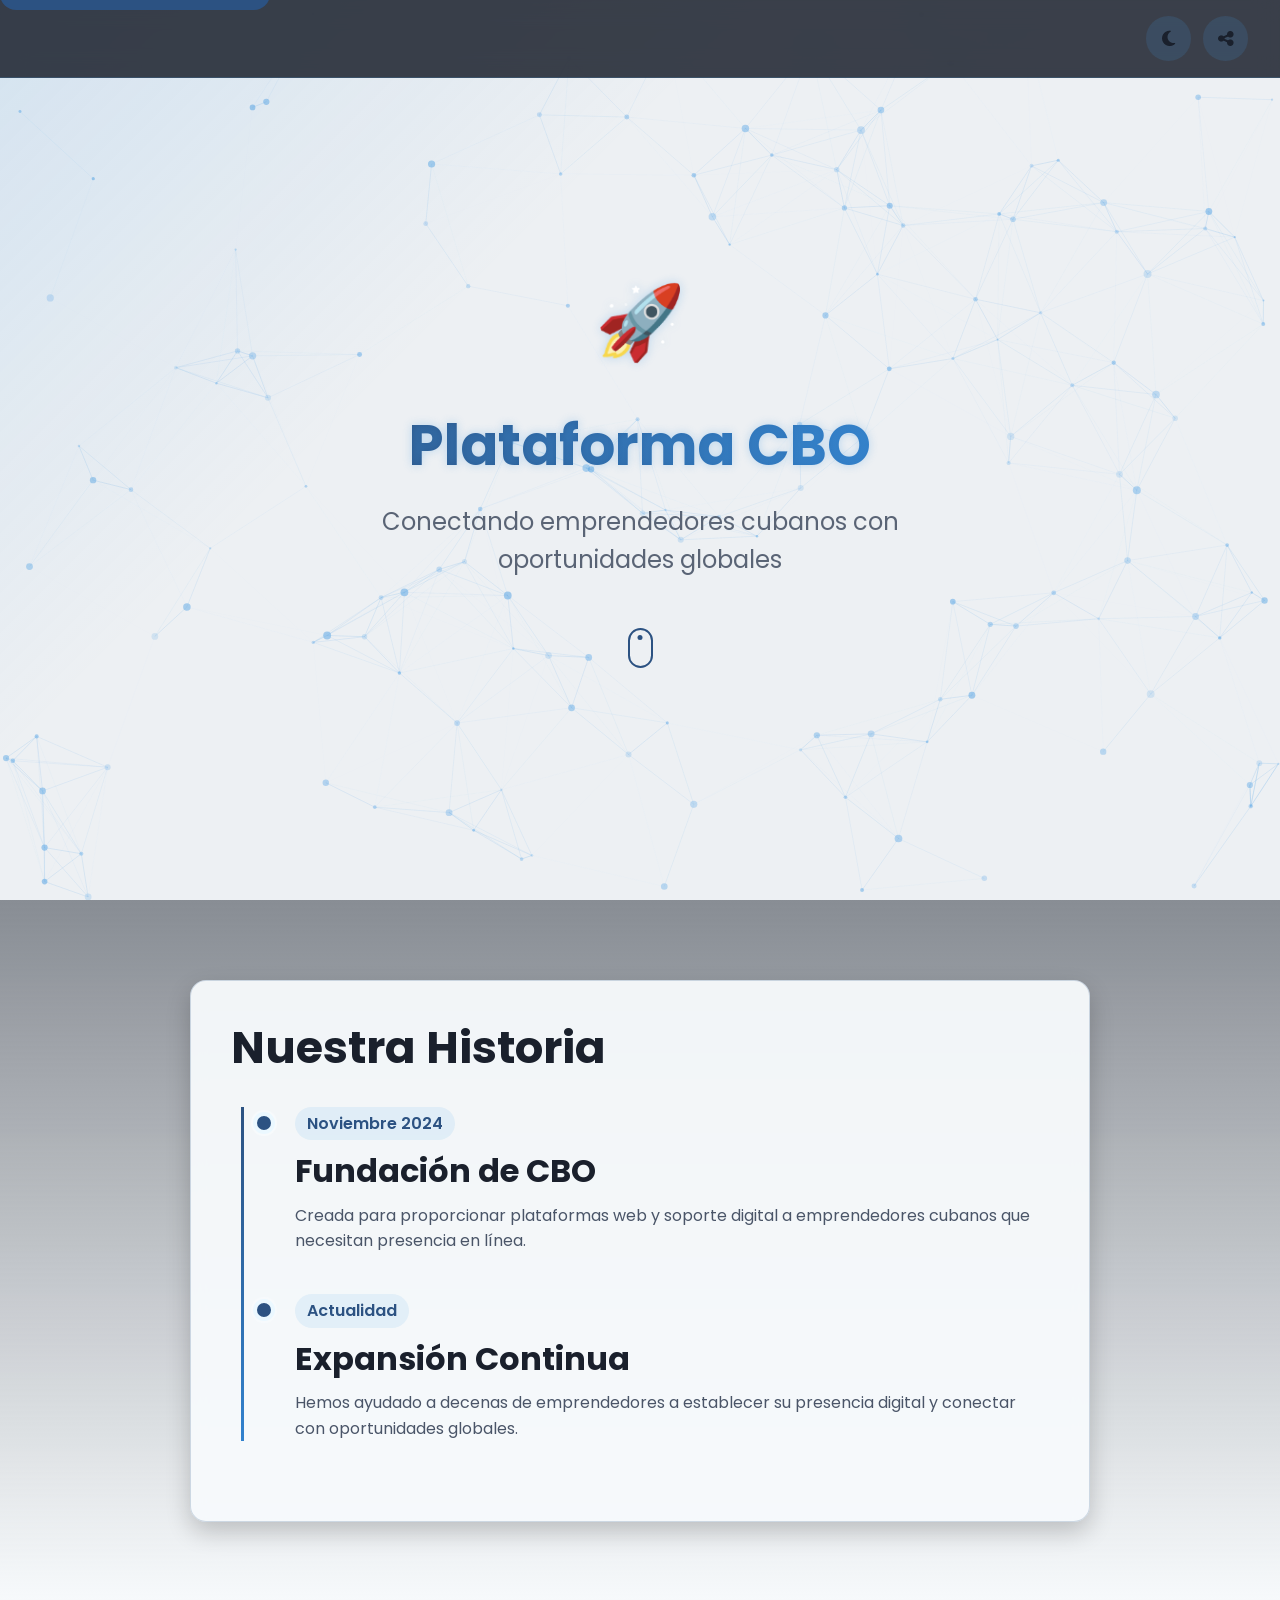
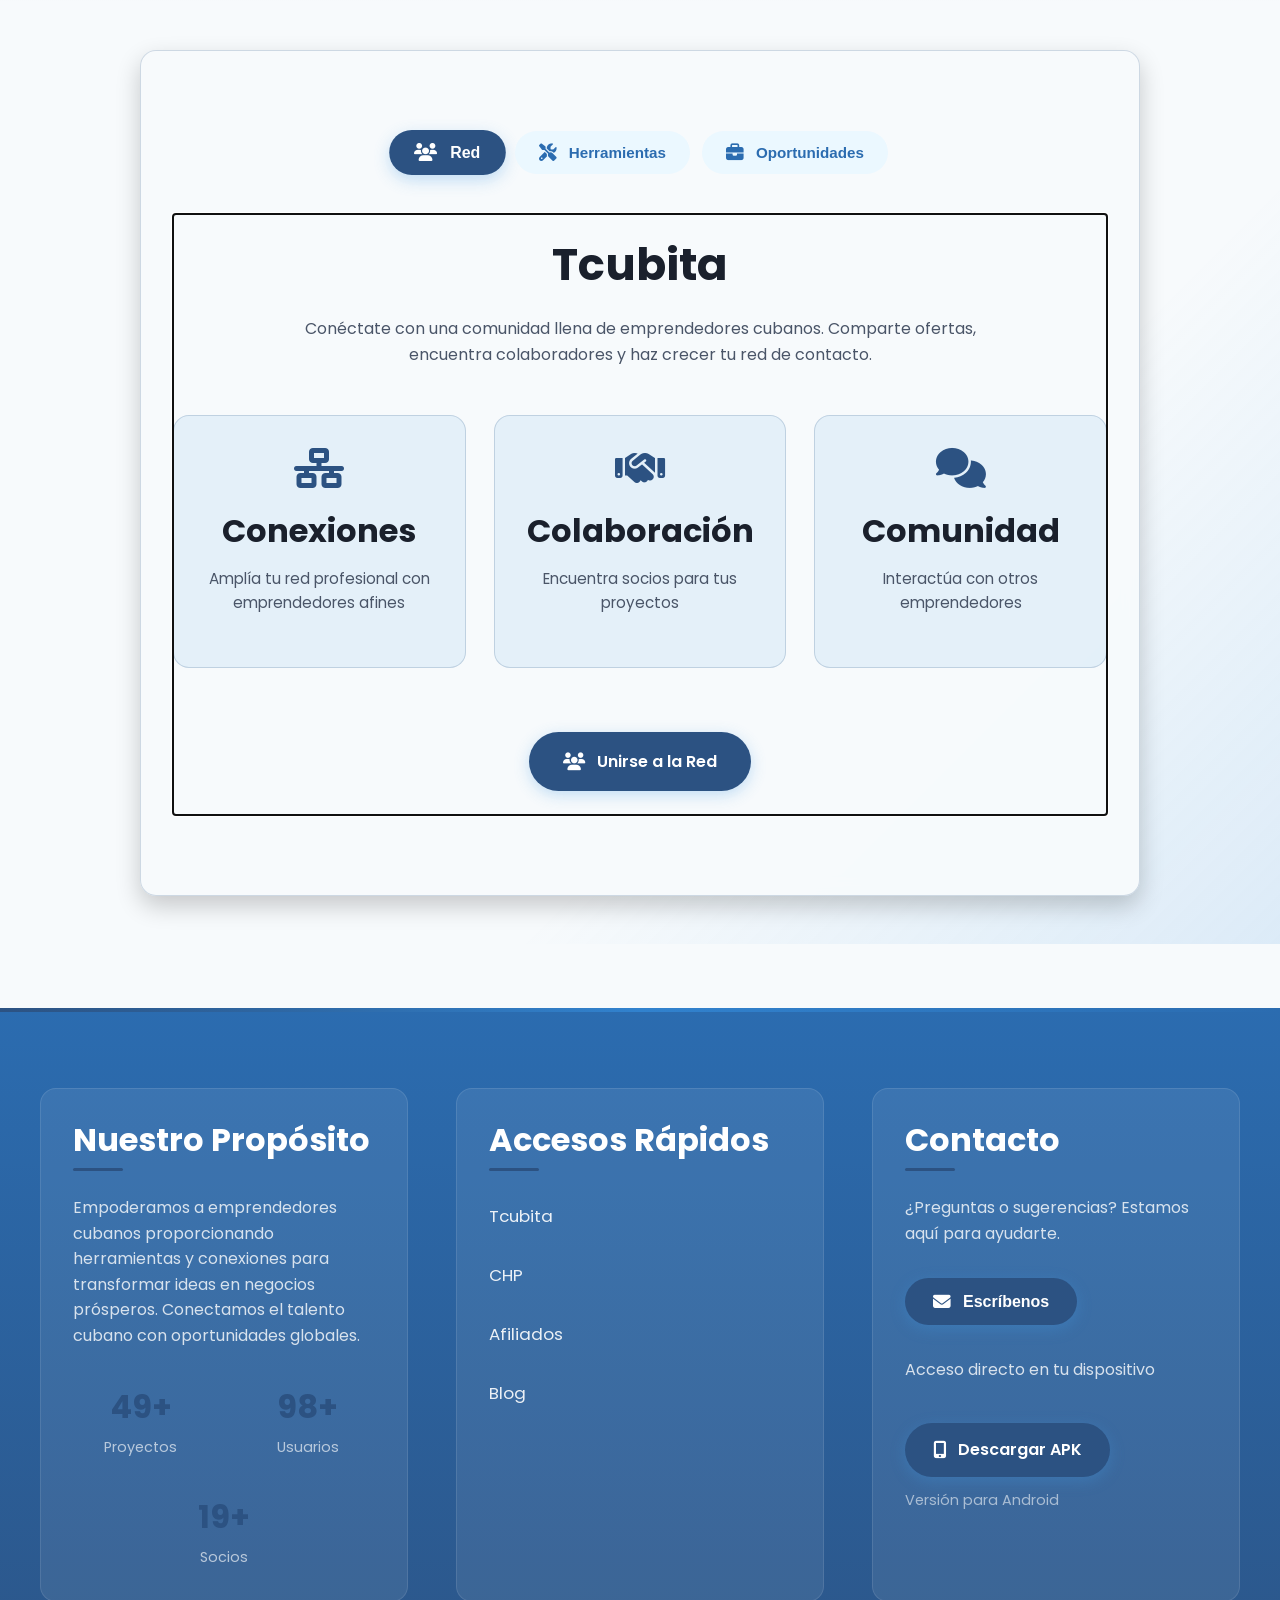
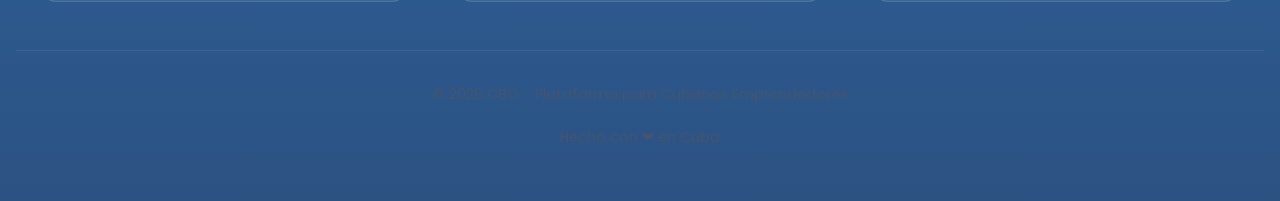
<file: index.html>
<!DOCTYPE html>
<html lang="es" dir="ltr">
<head>
    <meta charset="UTF-8">
    <meta name="viewport" content="width=device-width, initial-scale=1.0, minimum-scale=1.0, maximum-scale=5.0">
    <meta name="description" content="Plataforma CBO para emprendedores cubanos - Conexiones, recursos y oportunidades de negocio.">
    <meta name="author" content="Marcos Volta, CBO Team">
    <meta name="theme-color" content="#1a365d">
    <meta name="color-scheme" content="dark light">
    
    <title>CBO - Plataforma para Cubanos Emprendedores | Conexiones Globales</title>
    
    <!-- Preload recursos críticos -->
    <link rel="preload" href="https://cdnjs.cloudflare.com/ajax/libs/font-awesome/6.4.0/css/all.min.css" as="style" crossorigin="anonymous">
    <link rel="preload" href="https://fonts.googleapis.com/css2?family=Poppins:wght@300;400;500;600;700&display=swap" as="style" crossorigin="anonymous">
    
    <!-- Estilos -->
    <link rel="stylesheet" href="https://cdnjs.cloudflare.com/ajax/libs/font-awesome/6.4.0/css/all.min.css" integrity="sha512-iecdLmaskl7CVkqkXNQ/ZH/XLlvWZOJyj7Yy7tcenmpD1ypASozpmT/E0iPtmFIB46ZmdtAc9eNBvH0H/ZpiBw==" crossorigin="anonymous" referrerpolicy="no-referrer" />
    <link href="https://fonts.googleapis.com/css2?family=Poppins:wght@300;400;500;600;700&display=swap" rel="stylesheet">
    
    <!-- Favicon SVG embebido -->
    <link rel="icon" href="data:image/svg+xml,<svg xmlns='http://www.w3.org/2000/svg' viewBox='0 0 100 100'><text y='.9em' font-size='90'>🚀</text></svg>">
    
    <!-- Manifest PWA -->
    <link rel="manifest" href="/manifest.webmanifest">
    <meta name="apple-mobile-web-app-capable" content="yes">
    <meta name="apple-mobile-web-app-status-bar-style" content="black-translucent">
    <meta name="apple-mobile-web-app-title" content="CBO">
    <link rel="apple-touch-icon" href="/icons/icon-192x192.png">
    
    <!-- Global site tag (gtag.js) - Google Analytics mejorado -->
    <script async src="https://www.googletagmanager.com/gtag/js?id=G-XXXXXXXXXX"></script>
    <script>
      window.dataLayer = window.dataLayer || [];
      function gtag(){dataLayer.push(arguments);}
      gtag('js', new Date());
      
      // Configuración mejorada de GA
      gtag('config', 'G-XXXXXXXXXX', {
        'anonymize_ip': true,
        'cookie_flags': 'SameSite=None;Secure',
        'cookie_domain': 'auto',
        'cookie_expires': 63072000, // 2 años en segundos
        'send_page_view': false // Lo controlamos manualmente
      });
    </script>
    
    <!-- Schema.org markup for Google -->
    <script type="application/ld+json">
    {
      "@context": "https://schema.org",
      "@type": "Organization",
      "name": "CBO - Plataforma para Cubanos Emprendedores",
      "url": "https://cubabazaronline.github.io/CBO/",
      "logo": "https://cubabazaronline.github.io/CBO/icons/icon-512x512.png",
      "description": "Plataforma para conectar emprendedores cubanos con oportunidades globales",
      "address": {
        "@type": "PostalAddress",
        "addressCountry": "CU"
      },
      "sameAs": [
        "https://facebook.com/cubabazaronline",
        "https://twitter.com/cubabazaronline"
      ]
    }
    </script>
    
    <style>
    :root {
      --primary: #1a365d;
      --primary-dark: #0f172a;
      --primary-light: #2c5282;
      --secondary: #2c5282;
      --secondary-light: #ebf8ff;
      --accent: #4299e1;
      --accent-light: #63b3ed;
      --accent-dark: #3182ce;
      --text: #f7fafc;
      --text-muted: #cbd5e0;
      --bg: #1a202c;
      --bg-light: #2d3748;
      --card-bg: rgba(26, 32, 44, 0.9);
      --card-border: rgba(66, 153, 225, 0.3);
      --glow: 0 0 15px rgba(66, 153, 225, 0.5);
      --transition: all 0.3s cubic-bezier(0.4, 0, 0.2, 1);
      --border-radius: 16px;
      --shadow-sm: 0 1px 3px rgba(0, 0, 0, 0.12);
      --shadow-md: 0 4px 6px rgba(0, 0, 0, 0.15);
      --shadow-lg: 0 10px 25px rgba(0, 0, 0, 0.2);
      --focus-ring: 0 0 0 3px rgba(66, 153, 225, 0.5);
    }

    [data-theme="light"] {
      --primary: #2b6cb0;
      --primary-dark: #2c5282;
      --primary-light: #4299e1;
      --secondary: #ebf8ff;
      --secondary-light: #ffffff;
      --accent: #2c5282;
      --accent-light: #3182ce;
      --accent-dark: #2b6cb0;
      --text: #1a202c;
      --text-muted: #4a5568;
      --bg: #f7fafc;
      --bg-light: #e2e8f0;
      --card-bg: rgba(247, 250, 252, 0.95);
      --card-border: rgba(44, 82, 130, 0.2);
      --glow: 0 0 10px rgba(66, 153, 225, 0.3);
    }

    /* Clases de accesibilidad mejoradas */
    .sr-only {
      position: absolute;
      width: 1px;
      height: 1px;
      padding: 0;
      margin: -1px;
      overflow: hidden;
      clip: rect(0, 0, 0, 0);
      white-space: nowrap;
      border: 0;
    }

    .skip-link {
      position: absolute;
      top: -40px;
      left: 0;
      background: var(--accent);
      color: white;
      padding: 0.75rem 1.5rem;
      border-radius: 0 0 var(--border-radius) var(--border-radius);
      z-index: 1000;
      transition: transform 0.3s ease;
    }

    .skip-link:focus {
      transform: translateY(40px);
      outline: none;
      box-shadow: var(--focus-ring);
    }

    /* Reset mejorado */
    *,
    *::before,
    *::after {
      margin: 0;
      padding: 0;
      box-sizing: border-box;
    }

    html {
      scroll-behavior: smooth;
      height: 100%;
      -webkit-text-size-adjust: 100%;
      -webkit-tap-highlight-color: transparent;
    }

    body {
      font-family: 'Poppins', system-ui, -apple-system, sans-serif;
      background-color: var(--bg);
      color: var(--text);
      min-height: 100vh;
      overflow-x: hidden;
      position: relative;
      line-height: 1.6;
      display: flex;
      flex-direction: column;
      text-rendering: optimizeLegibility;
      -webkit-font-smoothing: antialiased;
    }

    /* Mejoras de tipografía */
    h1, h2, h3, h4 {
      font-weight: 700;
      line-height: 1.2;
      margin-bottom: 1rem;
      color: var(--text);
    }

    h1 {
      font-size: clamp(2.5rem, 5vw, 3.5rem);
    }

    h2 {
      font-size: clamp(2rem, 4vw, 2.8rem);
    }

    h3 {
      font-size: clamp(1.5rem, 3vw, 2rem);
    }

    p {
      margin-bottom: 1.25rem;
      color: var(--text-muted);
    }

    a {
      color: var(--accent);
      text-decoration: none;
      transition: var(--transition);
    }

    a:hover, a:focus {
      color: var(--accent-light);
      text-decoration: underline;
      outline: none;
    }

    /* Efecto holográfico mejorado */
    .holographic-effect {
      position: relative;
      z-index: 1;
      flex: 1;
    }

    .holographic-effect::before {
      content: '';
      position: absolute;
      top: 0;
      left: 0;
      right: 0;
      bottom: 0;
      background: linear-gradient(
        135deg,
        rgba(66, 153, 225, 0.15) 0%,
        rgba(26, 32, 44, 0) 20%,
        rgba(26, 32, 44, 0) 80%,
        rgba(66, 153, 225, 0.15) 100%
      );
      pointer-events: none;
      z-index: -1;
    }

    /* Canvas de partículas mejorado */
    #particlesCanvas {
      position: fixed;
      top: 0;
      left: 0;
      width: 100%;
      height: 100%;
      z-index: -1;
      opacity: 0.8;
    }

    /* Barra de navegación mejorada */
    .nav-bar {
      display: flex;
      justify-content: flex-end;
      align-items: center;
      padding: 1rem;
      position: fixed;
      top: 0;
      left: 0;
      right: 0;
      z-index: 1000;
      background-color: rgba(26, 32, 44, 0.85);
      backdrop-filter: blur(12px);
      -webkit-backdrop-filter: blur(12px);
      gap: 0.75rem;
      border-bottom: 1px solid rgba(66, 153, 225, 0.2);
    }

    .install-btn, .theme-toggle, .share-btn {
      background: none;
      border: none;
      color: var(--text);
      font-size: 1.1rem;
      width: 2.8rem;
      height: 2.8rem;
      border-radius: 50%;
      display: flex;
      align-items: center;
      justify-content: center;
      cursor: pointer;
      transition: var(--transition);
      background-color: rgba(66, 153, 225, 0.15);
    }

    .install-btn {
      display: none;
      width: auto;
      padding: 0 1.25rem;
      border-radius: 50px;
      margin-right: auto;
      font-weight: 500;
    }

    .install-btn .btn-text {
      display: none;
      margin-left: 0.5rem;
      font-size: 0.95rem;
    }

    .install-btn:hover, .theme-toggle:hover, .share-btn:hover,
    .install-btn:focus-visible, .theme-toggle:focus-visible, .share-btn:focus-visible {
      background-color: var(--accent);
      transform: translateY(-2px);
      box-shadow: var(--shadow-sm);
      outline: none;
    }

    /* Hero Section mejorada */
    .hero-section {
      min-height: 100vh;
      min-height: 100dvh;
      display: flex;
      align-items: center;
      justify-content: center;
      text-align: center;
      padding: 6rem 1rem 4rem;
      position: relative;
    }

    .hero-content {
      max-width: 800px;
      margin: 0 auto;
      padding: 1rem;
    }

    .logo-container {
      margin-bottom: 2rem;
    }

    .logo-3d {
      font-size: 4.5rem;
      display: inline-block;
      animation: float 4s ease-in-out infinite;
      text-shadow: var(--glow);
      transform-style: preserve-3d;
      perspective: 1000px;
      will-change: transform;
    }

    @keyframes float {
      0%, 100% { transform: translateY(0) rotateY(0deg) scale(1); }
      50% { transform: translateY(-20px) rotateY(10deg) scale(1.05); }
    }

    .hero-title {
      font-size: clamp(2.5rem, 5vw, 3.5rem);
      margin-bottom: 1.5rem;
      background: linear-gradient(90deg, var(--accent), var(--accent-light));
      -webkit-background-clip: text;
      background-clip: text;
      color: transparent;
      text-shadow: var(--glow);
    }

    .hero-subtitle {
      font-size: clamp(1.1rem, 3vw, 1.5rem);
      margin-bottom: 3rem;
      opacity: 0.9;
      max-width: 600px;
      margin-left: auto;
      margin-right: auto;
      color: var(--text-muted);
    }

    .scroll-indicator {
      margin-top: 3rem;
    }

    .mouse {
      width: 25px;
      height: 40px;
      border: 2px solid var(--accent);
      border-radius: 15px;
      position: relative;
      margin: 0 auto;
    }

    .mouse::after {
      content: '';
      position: absolute;
      top: 5px;
      left: 50%;
      transform: translateX(-50%);
      width: 5px;
      height: 5px;
      background-color: var(--accent);
      border-radius: 50%;
      animation: scroll 1.75s infinite ease-in-out;
    }

    @keyframes scroll {
      0% { top: 5px; opacity: 1; }
      80% { opacity: 0.5; }
      100% { top: 25px; opacity: 0; }
    }

    /* About Section mejorada */
    .about-section {
      padding: 4rem 1rem;
      background: linear-gradient(to bottom, rgba(26, 32, 44, 0.5), var(--bg));
      position: relative;
    }

    .about-card {
      background-color: var(--card-bg);
      border-radius: var(--border-radius);
      padding: 2.5rem;
      max-width: 900px;
      margin: 0 auto;
      box-shadow: var(--shadow-lg);
      backdrop-filter: blur(8px);
      -webkit-backdrop-filter: blur(8px);
      border: 1px solid var(--card-border);
      transition: var(--transition);
    }

    .about-card:hover {
      transform: translateY(-5px);
      box-shadow: 0 15px 30px rgba(0, 0, 0, 0.3);
    }

    .timeline {
      position: relative;
      padding-left: 2rem;
      margin-top: 2rem;
    }

    .timeline::before {
      content: '';
      position: absolute;
      top: 0;
      left: 10px;
      height: 100%;
      width: 3px;
      background: linear-gradient(to bottom, var(--accent), var(--accent-light));
    }

    .timeline-item {
      position: relative;
      margin-bottom: 2.5rem;
      padding-left: 2rem;
    }

    .timeline-item::before {
      content: '';
      position: absolute;
      top: 5px;
      left: -10px;
      width: 22px;
      height: 22px;
      border-radius: 50%;
      background: var(--accent);
      border: 4px solid var(--secondary);
      box-shadow: 0 0 0 2px var(--bg);
    }

    .timeline-date {
      font-weight: 600;
      color: var(--accent);
      margin-bottom: 0.75rem;
      display: inline-block;
      background: rgba(66, 153, 225, 0.1);
      padding: 0.25rem 0.75rem;
      border-radius: 50px;
    }

    .timeline-content h3 {
      margin-bottom: 0.75rem;
      color: var(--text);
    }

    .timeline-content p {
      color: var(--text-muted);
    }

    /* Tabs Section mejorada */
    .tabs-container {
      background-color: var(--card-bg);
      border-radius: var(--border-radius);
      padding: 2.5rem 1.5rem;
      box-shadow: var(--shadow-lg);
      backdrop-filter: blur(8px);
      -webkit-backdrop-filter: blur(8px);
      border: 1px solid var(--card-border);
      margin: 3rem auto;
      max-width: 1000px;
      transition: var(--transition);
    }

    .tabs-container:hover {
      transform: translateY(-3px);
    }

    .tab-nav {
      display: flex;
      justify-content: center;
      gap: 0.75rem;
      margin-bottom: 2.5rem;
      flex-wrap: wrap;
    }

    .tab-nav button {
      width: auto;
      height: auto;
      border-radius: 50px;
      border: none;
      background-color: var(--secondary);
      color: var(--primary);
      font-weight: 600;
      cursor: pointer;
      transition: var(--transition);
      display: flex;
      align-items: center;
      justify-content: center;
      position: relative;
      padding: 0.8rem 1.5rem;
      gap: 0.75rem;
      font-size: 0.95rem;
    }

    .tab-nav button i {
      font-size: 1.1rem;
    }

    .tab-nav button.active {
      background-color: var(--accent);
      color: white;
      transform: scale(1.05);
      box-shadow: 0 5px 15px rgba(66, 153, 225, 0.3);
    }

    .tab-nav button:focus-visible {
      outline: none;
      box-shadow: var(--focus-ring);
    }

    .tab {
      animation: fadeIn 0.5s ease forwards;
      text-align: center;
      padding: 1.5rem 0;
    }

    .tab-content {
      margin-bottom: 2.5rem;
    }

    .tab-content h2 {
      margin-bottom: 1.5rem;
      color: var(--text);
    }

    .tab-content p {
      max-width: 700px;
      margin-left: auto;
      margin-right: auto;
      color: var(--text-muted);
    }

    .features-grid {
      display: grid;
      grid-template-columns: repeat(auto-fit, minmax(250px, 1fr));
      gap: 1.75rem;
      margin: 3rem 0;
    }

    .feature-card {
      background: rgba(66, 153, 225, 0.1);
      border-radius: var(--border-radius);
      padding: 2rem;
      transition: var(--transition);
      border: 1px solid var(--card-border);
      text-align: center;
    }

    .feature-card:hover, .feature-card:focus-within {
      transform: translateY(-8px);
      box-shadow: 0 10px 25px rgba(66, 153, 225, 0.15);
      border-color: var(--accent);
    }

    .feature-card i {
      font-size: 2.5rem;
      color: var(--accent);
      margin-bottom: 1.5rem;
      transition: var(--transition);
    }

    .feature-card:hover i {
      transform: scale(1.1);
    }

    .feature-card h3 {
      margin-bottom: 1rem;
      color: var(--text);
    }

    .feature-card p {
      color: var(--text-muted);
      font-size: 0.95rem;
    }

    .cta-button {
      display: inline-flex;
      align-items: center;
      padding: 0.9rem 2rem;
      background-color: var(--accent);
      color: white;
      text-decoration: none;
      border-radius: 50px;
      font-weight: 600;
      transition: var(--transition);
      border: 2px solid transparent;
      margin-top: 1rem;
      box-shadow: 0 4px 15px rgba(66, 153, 225, 0.3);
    }

    .cta-button i {
      margin-right: 0.75rem;
      font-size: 1.1rem;
    }

    .cta-button:hover, .cta-button:focus-visible {
      background-color: transparent;
      border-color: var(--accent);
      color: var(--accent);
      transform: translateY(-3px);
      box-shadow: 0 8px 25px rgba(66, 153, 225, 0.4);
      outline: none;
    }

    /* Footer mejorado */
    footer {
      background: linear-gradient(to bottom, var(--primary), var(--primary-dark));
      color: white;
      padding: 5rem 1rem 2rem;
      margin-top: 4rem;
      position: relative;
    }

    footer::before {
      content: '';
      position: absolute;
      top: 0;
      left: 0;
      right: 0;
      height: 4px;
      background: linear-gradient(90deg, var(--accent), var(--accent-light), transparent);
    }

    .footer-grid {
      display: grid;
      grid-template-columns: repeat(auto-fit, minmax(300px, 1fr));
      gap: 2.5rem;
      max-width: 1200px;
      margin: 0 auto 3rem;
    }

    .mission, .quick-links, .contact {
      padding: 2rem;
      background-color: rgba(255, 255, 255, 0.08);
      border-radius: var(--border-radius);
      transition: var(--transition);
      border: 1px solid rgba(255, 255, 255, 0.1);
    }

    .mission:hover, .quick-links:hover, .contact:hover,
    .mission:focus-within, .quick-links:focus-within, .contact:focus-within {
      transform: translateY(-5px);
      box-shadow: 0 15px 35px rgba(0, 0, 0, 0.4);
      border-color: rgba(66, 153, 225, 0.5);
    }

    .mission h3, .quick-links h3, .contact h3 {
      color: white;
      margin-bottom: 1.5rem;
      position: relative;
      padding-bottom: 0.75rem;
    }

    .mission h3::after,
    .quick-links h3::after,
    .contact h3::after {
      content: '';
      position: absolute;
      bottom: 0;
      left: 0;
      width: 50px;
      height: 3px;
      background: var(--accent);
      border-radius: 3px;
    }

    .mission p {
      color: rgba(255, 255, 255, 0.8);
    }

    .stats {
      display: flex;
      gap: 2rem;
      margin-top: 2rem;
      flex-wrap: wrap;
    }

    .stat-item {
      text-align: center;
      flex: 1;
      min-width: 100px;
    }

    .stat-number {
      font-size: 2rem;
      font-weight: 700;
      color: var(--accent);
      margin-bottom: 0.25rem;
    }

    .stat-label {
      font-size: 0.9rem;
      opacity: 0.8;
      color: rgba(255, 255, 255, 0.8);
    }

    .quick-links ul {
      list-style: none;
      padding: 0;
      margin-top: 1rem;
    }

    .quick-links li {
      margin-bottom: 1rem;
    }

    .quick-links a {
      color: rgba(255, 255, 255, 0.9);
      text-decoration: none;
      transition: var(--transition);
      display: inline-block;
      padding: 0.5rem 0;
      position: relative;
      font-size: 1.05rem;
    }

    .quick-links a::after {
      content: '';
      position: absolute;
      bottom: 0;
      left: 0;
      width: 0;
      height: 2px;
      background-color: var(--accent);
      transition: var(--transition);
    }

    .quick-links a:hover, .quick-links a:focus {
      color: var(--accent);
      outline: none;
    }

    .quick-links a:hover::after, .quick-links a:focus::after {
      width: 100%;
    }

    .contact p {
      color: rgba(255, 255, 255, 0.8);
      margin-bottom: 1.5rem;
    }

    .footer-btn {
      display: inline-flex;
      align-items: center;
      gap: 0.75rem;
      padding: 0.9rem 1.75rem;
      background-color: var(--accent);
      color: white;
      border: none;
      border-radius: 50px;
      font-weight: 600;
      cursor: pointer;
      transition: var(--transition);
      margin-top: 0.5rem;
      text-decoration: none;
      font-size: 1rem;
      box-shadow: 0 4px 15px rgba(66, 153, 225, 0.3);
    }

    .footer-btn i {
      font-size: 1.1rem;
    }

    .footer-btn:hover, .footer-btn:focus-visible {
      background-color: var(--accent-light);
      transform: translateY(-3px);
      box-shadow: 0 8px 25px rgba(66, 153, 225, 0.4);
      outline: none;
    }

    .footer-btn.secondary {
      background-color: transparent;
      border: 2px solid var(--accent);
      color: var(--accent);
    }

    .footer-btn.secondary:hover, .footer-btn.secondary:focus-visible {
      background-color: var(--accent);
      color: white;
    }

    .install-prompt, .download-section {
      margin-top: 2rem;
    }

    .download-section p {
      margin-top: 0.75rem;
      font-size: 0.9rem;
      opacity: 0.8;
      color: rgba(255, 255, 255, 0.7);
    }

    .copyright {
      text-align: center;
      padding-top: 2rem;
      margin-top: 2rem;
      border-top: 1px solid rgba(255, 255, 255, 0.1);
      font-size: 0.9rem;
      opacity: 0.8;
      color: rgba(255, 255, 255, 0.7);
    }

    /* Notificaciones mejoradas */
    .notification-container {
      position: fixed;
      bottom: 1.5rem;
      right: 1.5rem;
      z-index: 10000;
      display: flex;
      flex-direction: column;
      gap: 1rem;
      max-width: calc(100% - 3rem);
    }

    .notification {
      padding: 1.25rem 1.75rem;
      background-color: var(--accent);
      color: white;
      border-radius: var(--border-radius);
      box-shadow: var(--shadow-lg);
      margin-bottom: 0;
      transform: translateX(150%);
      opacity: 0;
      animation: slideIn 0.4s cubic-bezier(0.22, 1, 0.36, 1) forwards, fadeOut 0.4s ease 5s forwards;
      max-width: 350px;
      display: flex;
      align-items: flex-start;
      gap: 1rem;
      pointer-events: auto;
      position: relative;
      overflow: hidden;
    }

    .notification::after {
      content: '';
      position: absolute;
      bottom: 0;
      left: 0;
      width: 100%;
      height: 4px;
      background: rgba(255, 255, 255, 0.3);
      animation: progress 5s linear forwards;
    }

    .notification i {
      font-size: 1.5rem;
      flex-shrink: 0;
    }

    .notification-content {
      flex: 1;
    }

    .notification-title {
      font-weight: 600;
      margin-bottom: 0.25rem;
    }

    .notification-message {
      font-size: 0.95rem;
      opacity: 0.9;
    }

    .notification-close {
      background: none;
      border: none;
      color: white;
      font-size: 1.25rem;
      cursor: pointer;
      opacity: 0.7;
      transition: opacity 0.2s ease;
      padding: 0;
      margin-left: 0.5rem;
    }

    .notification-close:hover {
      opacity: 1;
    }

    .notification.error {
      background-color: #e53e3e;
    }

    .notification.info {
      background-color: #3182ce;
    }

    .notification.success {
      background-color: #38a169;
    }

    /* Animaciones mejoradas */
    @keyframes fadeIn {
      from {
        opacity: 0;
        transform: translateY(20px);
      }
      to {
        opacity: 1;
        transform: translateY(0);
      }
    }

    @keyframes slideIn {
      to {
        transform: translateX(0);
        opacity: 1;
      }
    }

    @keyframes fadeOut {
      to {
        opacity: 0;
        transform: translateY(-20px);
      }
    }

    @keyframes progress {
      from { width: 100%; }
      to { width: 0%; }
    }

    /* Media Queries mejoradas */
    @media (min-width: 768px) {
      .nav-bar {
        padding: 1rem 2rem;
      }
      
      .install-btn .btn-text {
        display: inline;
      }
      
      .hero-section {
        padding: 8rem 2rem 6rem;
      }
      
      .about-section, .tabs-container {
        padding: 5rem 2rem;
      }

      .footer-grid {
        gap: 3rem;
      }
    }

    @media (max-width: 767px) {
      .nav-bar {
        padding: 0.75rem;
      }
      
      .hero-section {
        padding: 5rem 1rem 3rem;
      }
      
      .logo-3d {
        font-size: 3.5rem;
      }
      
      .tab-nav button {
        padding: 0.7rem 1.25rem;
        font-size: 0.9rem;
      }
      
      .feature-card {
        padding: 1.5rem;
      }

      .about-card {
        padding: 1.75rem;
      }

      .tabs-container {
        padding: 2rem 1rem;
      }

      .footer-grid {
        grid-template-columns: 1fr;
      }

      .mission, .quick-links, .contact {
        padding: 1.5rem;
      }
    }

    @media (max-width: 480px) {
      .hero-title {
        font-size: 2.2rem;
      }

      .hero-subtitle {
        font-size: 1.1rem;
      }

      .tab-nav {
        gap: 0.5rem;
      }

      .tab-nav button {
        padding: 0.6rem 1rem;
        font-size: 0.85rem;
      }

      .tab-nav button i {
        font-size: 1rem;
      }

      .features-grid {
        grid-template-columns: 1fr;
      }

      .feature-card {
        padding: 1.25rem;
      }

      .cta-button, .footer-btn {
        padding: 0.8rem 1.5rem;
        font-size: 0.95rem;
      }

      .notification {
        max-width: calc(100vw - 2rem);
        padding: 1rem 1.25rem;
      }
    }

    /* Soporte para dispositivos móviles mejorado */
    @media (hover: none) {
      .feature-card:hover, 
      .footer-btn:hover,
      .install-btn:hover, 
      .theme-toggle:hover, 
      .share-btn:hover,
      .mission:hover,
      .quick-links:hover,
      .contact:hover {
        transform: none;
      }

      .feature-card:active, 
      .footer-btn:active,
      .install-btn:active, 
      .theme-toggle:active, 
      .share-btn:active {
        transform: scale(0.98);
      }
    }

    /* Ajustes específicos para iOS */
    @supports (-webkit-touch-callout: none) {
      .nav-bar {
        padding-top: max(1rem, env(safe-area-inset-top));
      }
      
      footer {
        padding-bottom: max(2rem, env(safe-area-inset-bottom));
      }

      .hero-section {
        min-height: -webkit-fill-available;
      }
    }

    /* Mejoras para navegadores que soportan prefers-reduced-motion */
    @media (prefers-reduced-motion: reduce) {
      *,
      *::before,
      *::after {
        animation-duration: 0.01ms !important;
        animation-iteration-count: 1 !important;
        transition-duration: 0.01ms !important;
        scroll-behavior: auto !important;
      }

      .logo-3d {
        animation: none;
      }

      .mouse::after {
        animation: none;
      }

      .notification {
        animation: none;
        transform: none;
        opacity: 1;
      }

      .notification::after {
        animation: none;
      }
    }
    </style>
</head>

<body>
    <!-- Enlace de salto para accesibilidad -->
    <a href="#main-content" class="skip-link">Saltar al contenido principal</a>
    
    <!-- Partículas de fondo mejoradas -->
    <canvas id="particlesCanvas" aria-hidden="true"></canvas>
    <div class="container holographic-effect">
        <!-- Barra de navegación mejorada -->
        <nav class="nav-bar" aria-label="Navegación principal">
            <button id="installBtn" class="install-btn" aria-label="Instalar aplicación" style="display:none;">
                <i class="fas fa-download" aria-hidden="true"></i>
                <span class="btn-text">Instalar App</span>
            </button>
            <button id="themeToggle" class="theme-toggle" aria-label="Cambiar tema" aria-pressed="false">
                <i class="fas fa-moon" aria-hidden="true"></i>
                <span class="sr-only">Cambiar entre modo claro y oscuro</span>
            </button>
            <button class="share-btn" id="copyLinkBtn" aria-label="Compartir esta página">
                <i class="fas fa-share-alt" aria-hidden="true"></i>
                <span class="sr-only">Compartir enlace</span>
            </button>
        </nav>
        
        <header class="hero-section">
            <div class="hero-content">
                <div class="logo-container">
                    <div class="logo-3d" aria-hidden="true">🚀</div>
                </div>
                <h1 class="hero-title">Plataforma <span class="glow">CBO</span></h1>
                <p class="hero-subtitle">Conectando emprendedores cubanos con oportunidades globales</p>
                <div class="scroll-indicator" aria-hidden="true">
                    <div class="mouse"></div>
                </div>
            </div>
        </header>
        
        <main id="main-content">
            <section class="about-section" aria-labelledby="about-heading">
                <div class="about-card">
                    <h2 id="about-heading">Nuestra Historia</h2>
                    <div class="timeline">
                        <div class="timeline-item">
                            <div class="timeline-date">Noviembre 2024</div>
                            <div class="timeline-content">
                                <h3>Fundación de CBO</h3>
                                <p>Creada para proporcionar plataformas web y soporte digital a emprendedores cubanos que necesitan presencia en línea.</p>
                            </div>
                        </div>
                        <div class="timeline-item">
                            <div class="timeline-date">Actualidad</div>
                            <div class="timeline-content">
                                <h3>Expansión Continua</h3>
                                <p>Hemos ayudado a decenas de emprendedores a establecer su presencia digital y conectar con oportunidades globales.</p>
                            </div>
                        </div>
                    </div>
                </div>
            </section>
            
            <div class="tabs-container">
                <div class="tab-nav" role="tablist" aria-label="Secciones de la plataforma">
                    <button class="active" data-tab="0" role="tab" aria-selected="true" aria-controls="tabpanel-1" id="tab-1">
                        <i class="fas fa-users" aria-hidden="true"></i>
                        <span>Red</span>
                    </button>
                    <button data-tab="1" role="tab" aria-selected="false" aria-controls="tabpanel-2" id="tab-2" tabindex="-1">
                        <i class="fas fa-tools" aria-hidden="true"></i>
                        <span>Herramientas</span>
                    </button>
                    <button data-tab="2" role="tab" aria-selected="false" aria-controls="tabpanel-3" id="tab-3" tabindex="-1">
                        <i class="fas fa-briefcase" aria-hidden="true"></i>
                        <span>Oportunidades</span>
                    </button>
                </div>
                
                <div class="tabs" id="tabs">
                    <article class="tab" data-tab-content="0" role="tabpanel" id="tabpanel-1" aria-labelledby="tab-1" tabindex="0">
                        <div class="tab-content">
                            <h2>Tcubita</h2>
                            <p>Conéctate con una comunidad llena de emprendedores cubanos. Comparte ofertas, encuentra colaboradores y haz crecer tu red de contacto.</p>
                            <div class="features-grid">
                                <div class="feature-card">
                                    <i class="fas fa-network-wired" aria-hidden="true"></i>
                                    <h3>Conexiones</h3>
                                    <p>Amplía tu red profesional con emprendedores afines</p>
                                </div>
                                <div class="feature-card">
                                    <i class="fas fa-handshake" aria-hidden="true"></i>
                                    <h3>Colaboración</h3>
                                    <p>Encuentra socios para tus proyectos</p>
                                </div>
                                <div class="feature-card">
                                    <i class="fas fa-comments" aria-hidden="true"></i>
                                    <h3>Comunidad</h3>
                                    <p>Interactúa con otros emprendedores</p>
                                </div>
                            </div>
                        </div>
                        <a href="https://cubabazaronline.github.io/Tcubita/" target="_blank" rel="noopener noreferrer" class="cta-button">
                            <i class="fas fa-users tab-icon" aria-hidden="true"></i> Unirse a la Red
                        </a>
                    </article>
                    
                    <article class="tab" data-tab-content="1" role="tabpanel" id="tabpanel-2" aria-labelledby="tab-2" tabindex="0" hidden>
                        <div class="tab-content">
                            <h2>CHP</h2>
                            <p>Accede a servicio exclusivo, crea tu propia página web personalizable específicamente para emprendedores cubanos.</p>
                            <div class="features-grid">
                                <div class="feature-card">
                                    <i class="fas fa-globe" aria-hidden="true"></i>
                                    <h3>Presencia Web</h3>
                                    <p>Muestra tu negocio al mundo</p>
                                </div>
                                <div class="feature-card">
                                    <i class="fas fa-paint-brush" aria-hidden="true"></i>
                                    <h3>Personalización</h3>
                                    <p>Adapta tu sitio a tu marca</p>
                                </div>
                                <div class="feature-card">
                                    <i class="fas fa-rocket" aria-hidden="true"></i>
                                    <h3>Rápido</h3>
                                    <p>Sitios optimizados para máxima velocidad</p>
                                </div>
                            </div>
                        </div>
                        <a href="https://cubabazaronline.github.io/CHP/" target="_blank" rel="noopener noreferrer" class="cta-button">
                            <i class="fas fa-tools tab-icon" aria-hidden="true"></i> Explorar Recursos
                        </a>
                    </article>
                    
                    <article class="tab" data-tab-content="2" role="tabpanel" id="tabpanel-3" aria-labelledby="tab-3" tabindex="0" hidden>
                        <div class="tab-content">
                            <h2>Empleos</h2>
                            <p>Descubre la oportunidad de obtener ingresos desde casa, buscamos a emprendedores cubanos que necesiten crecer.</p>
                            <div class="features-grid">
                                <div class="feature-card">
                                    <i class="fas fa-money-bill-wave" aria-hidden="true"></i>
                                    <h3>Ingresos</h3>
                                    <p>Gana comisiones por cada referencia</p>
                                </div>
                                <div class="feature-card">
                                    <i class="fas fa-chart-line" aria-hidden="true"></i>
                                    <h3>Crecimiento</h3>
                                    <p>Sin límites en tus ganancias</p>
                                </div>
                                <div class="feature-card">
                                    <i class="fas fa-users" aria-hidden="true"></i>
                                    <h3>Red</h3>
                                    <p>Construye tu propia red de ingresos</p>
                                </div>
                            </div>
                        </div>
                        <a href="https://cubabazaronline.github.io/Empleos/" target="_blank" rel="noopener noreferrer" class="cta-button">
                            <i class="fas fa-briefcase tab-icon" aria-hidden="true"></i> Ver Oportunidades
                        </a>
                    </article>
                </div>
            </div>
        </main>
    </div>
    
    <!-- Contenedor de notificaciones mejorado -->
    <div class="notification-container" id="notificationContainer" role="status" aria-live="polite"></div>
    
    <footer>
        <div class="footer-grid">
            <div class="mission">
                <h3>Nuestro Propósito</h3>
                <p>Empoderamos a emprendedores cubanos proporcionando herramientas y conexiones para transformar ideas en negocios prósperos. Conectamos el talento cubano con oportunidades globales.</p>
                <div class="stats">
                    <div class="stat-item">
                        <div class="stat-number" id="projectsCount">50+</div>
                        <div class="stat-label">Proyectos</div>
                    </div>
                    <div class="stat-item">
                        <div class="stat-number" id="usersCount">100+</div>
                        <div class="stat-label">Usuarios</div>
                    </div>
                    <div class="stat-item">
                        <div class="stat-number" id="partnersCount">20+</div>
                        <div class="stat-label">Socios</div>
                    </div>
                </div>
            </div>  
            
            <div class="quick-links">
                <h3>Accesos Rápidos</h3>
                <ul>
                    <li><a href="https://cubabazaronline.github.io/Tcubita/" target="_blank" rel="noopener noreferrer">Tcubita</a></li>
                    <li><a href="https://cubabazaronline.github.io/CHP/" target="_blank" rel="noopener noreferrer">CHP</a></li>
                    <li><a href="https://cubabazaronline.github.io/Afiliados-de-CHP/" target="_blank" rel="noopener noreferrer">Afiliados</a></li>
                    <li><a href="https://cubabazaronline.github.io/Blog/" target="_blank" rel="noopener noreferrer">Blog</a></li>
                </ul>
            </div>
            
            <div class="contact">
                <h3>Contacto</h3>
                <p>¿Preguntas o sugerencias? Estamos aquí para ayudarte.</p>
                <button id="contactBtn" class="footer-btn">
                    <i class="fas fa-envelope" aria-hidden="true"></i> Escríbenos
                </button>
                <div class="install-prompt">
                    <button id="installBtnFooter" class="footer-btn secondary" style="display:none;">
                        <i class="fas fa-download" aria-hidden="true"></i> Instalar App
                    </button>
                    <p>Acceso directo en tu dispositivo</p>
                </div>
                <div class="download-section">
                    <a href="https://drive.google.com/file/d/1M04bq-cQ4cavwUcWaB71Z6sXJkpCP-wC/view?usp=drivesdk" class="footer-btn" target="_blank" rel="noopener noreferrer">
                        <i class="fas fa-mobile-alt" aria-hidden="true"></i> Descargar APK
                    </a>
                    <p>Versión para Android</p>
                </div>
            </div>
        </div>
        
        <div class="copyright">
            <p>&copy; <span id="currentYear"></span> CBO - Plataforma para Cubanos Emprendedores</p>
            <p>Hecho con <span aria-label="amor">❤️</span> en Cuba</p>
        </div>
    </footer>

    <!-- Scripts mejorados -->
    <script>
    document.addEventListener('DOMContentLoaded', function() {
      // Configuración inicial mejorada
      try {
        // Mejorar el rendimiento de la carga inicial
        if ('requestIdleCallback' in window) {
          requestIdleCallback(initApp);
        } else {
          setTimeout(initApp, 500);
        }
        
        // Track page view mejorado
        trackPageView();
      } catch (error) {
        console.error('Error en la inicialización:', error);
        showNotification('Error al cargar la aplicación', 'error');
        trackError('initialization_error', error.message);
      }
    });

    function initApp() {
      initTheme();
      initParticles();
      initTabs();
      initShareButton();
      updateCopyrightYear();
      initContactButton();
      initInstallPrompt();
      animateStats();
      initServiceWorker();
      
      // Mejorar la accesibilidad del teclado
      document.addEventListener('keydown', handleKeyboardNavigation);
    }

    // Sistema de temas mejorado
    function initTheme() {
      const themeToggle = document.getElementById('themeToggle');
      const prefersDarkScheme = window.matchMedia('(prefers-color-scheme: dark)');
      
      // Verificar preferencia guardada o del sistema
      const storedTheme = localStorage.getItem('theme');
      const systemTheme = prefersDarkScheme.matches ? 'dark' : 'light';
      const currentTheme = storedTheme || systemTheme;
      
      // Aplicar tema inicial
      applyTheme(currentTheme);
      
      // Escuchar cambios en las preferencias del sistema
      prefersDarkScheme.addListener(e => {
        const newTheme = e.matches ? 'dark' : 'light';
        if (!storedTheme) { // Solo cambiar si no hay preferencia guardada
          applyTheme(newTheme);
        }
      });
      
      // Configurar el botón de alternancia
      themeToggle.addEventListener('click', toggleTheme);
    }

    function applyTheme(theme) {
      document.documentElement.setAttribute('data-theme', theme);
      updateThemeIcon(theme);
      document.getElementById('themeToggle').setAttribute('aria-pressed', theme === 'dark');
      
      // Mejorar el contraste para accesibilidad
      if (theme === 'light') {
        document.documentElement.style.setProperty('--focus-ring', '0 0 0 3px rgba(44, 82, 130, 0.5)');
      } else {
        document.documentElement.style.setProperty('--focus-ring', '0 0 0 3px rgba(66, 153, 225, 0.5)');
      }
    }

    function toggleTheme() {
      const current = document.documentElement.getAttribute('data-theme');
      const newTheme = current === 'dark' ? 'light' : 'dark';
      
      applyTheme(newTheme);
      localStorage.setItem('theme', newTheme);
      
      showNotification(`Modo ${newTheme === 'dark' ? 'oscuro' : 'claro'} activado`, 'info');
      trackEvent('theme_toggle', 'UI', newTheme);
    }

    function updateThemeIcon(theme) {
      const icon = document.querySelector('#themeToggle i');
      icon.className = theme === 'dark' ? 'fas fa-sun' : 'fas fa-moon';
      icon.setAttribute('aria-label', theme === 'dark' ? 'Cambiar a modo claro' : 'Cambiar a modo oscuro');
    }

    // Sistema de partículas mejorado
    function initParticles() {
      try {
        const canvas = document.getElementById('particlesCanvas');
        if (!canvas) return;
        
        const ctx = canvas.getContext('2d');
        if (!ctx) {
          canvas.style.display = 'none';
          return;
        }
        
        // Ajustar tamaño del canvas
        function resizeCanvas() {
          canvas.width = window.innerWidth;
          canvas.height = window.innerHeight;
        }
        
        resizeCanvas();
        
        // Configuración de partículas
        const particleCount = Math.min(Math.floor(window.innerWidth * window.innerHeight / 2000), 150);
        const particles = [];
        const connections = [];
        const connectionDistance = 150;
        
        // Crear partículas
        for (let i = 0; i < particleCount; i++) {
          particles.push({
            x: Math.random() * canvas.width,
            y: Math.random() * canvas.height,
            size: Math.random() * 3 + 1,
            speedX: (Math.random() - 0.5) * 0.5,
            speedY: (Math.random() - 0.5) * 0.5,
            color: `rgba(66, 153, 225, ${Math.random() * 0.4 + 0.2})`,
            alpha: Math.random() * 0.5 + 0.5
          });
        }
        
        // Función de animación optimizada
        function animateParticles() {
          try {
            // Limpiar canvas con transparencia para efecto de rastro
            ctx.clearRect(0, 0, canvas.width, canvas.height);
            ctx.fillStyle = 'rgba(26, 32, 44, 0.05)';
            ctx.fillRect(0, 0, canvas.width, canvas.height);
            
            // Actualizar y dibujar partículas
            particles.forEach(particle => {
              // Mover partícula
              particle.x += particle.speedX;
              particle.y += particle.speedY;
              
              // Rebotar en los bordes
              if (particle.x < 0 || particle.x > canvas.width) particle.speedX *= -1;
              if (particle.y < 0 || particle.y > canvas.height) particle.speedY *= -1;
              
              // Dibujar partícula
              ctx.beginPath();
              ctx.arc(particle.x, particle.y, particle.size, 0, Math.PI * 2);
              ctx.fillStyle = particle.color;
              ctx.fill();
            });
            
            // Dibujar conexiones entre partículas
            for (let i = 0; i < particles.length; i++) {
              for (let j = i + 1; j < particles.length; j++) {
                const p1 = particles[i];
                const p2 = particles[j];
                const distance = Math.sqrt(Math.pow(p1.x - p2.x, 2) + Math.pow(p1.y - p2.y, 2));
                
                if (distance < connectionDistance) {
                  const opacity = 1 - distance / connectionDistance;
                  ctx.beginPath();
                  ctx.moveTo(p1.x, p1.y);
                  ctx.lineTo(p2.x, p2.y);
                  ctx.strokeStyle = `rgba(66, 153, 225, ${opacity * 0.3})`;
                  ctx.lineWidth = 0.8;
                  ctx.stroke();
                }
              }
            }
            
            // Usar requestAnimationFrame con manejo de FPS
            if (!window.__stopParticles) {
              requestAnimationFrame(animateParticles);
            }
          } catch (error) {
            console.error('Error en animación de partículas:', error);
            canvas.style.display = 'none';
            trackError('particles_error', error.message);
          }
        }
        
        // Iniciar animación
        animateParticles();
        
        // Manejar redimensionamiento
        window.addEventListener('resize', () => {
          resizeCanvas();
        });
        
        // Optimización para pestañas inactivas
        document.addEventListener('visibilitychange', () => {
          if (document.hidden) {
            window.__stopParticles = true;
          } else {
            window.__stopParticles = false;
            animateParticles();
          }
        });
      } catch (error) {
        console.error('Error al inicializar partículas:', error);
        const canvas = document.getElementById('particlesCanvas');
        if (canvas) canvas.style.display = 'none';
        trackError('particles_init_error', error.message);
      }
    }

    // Sistema de pestañas mejorado
    function initTabs() {
      try {
        const tabButtons = Array.from(document.querySelectorAll('.tab-nav button'));
        const tabContents = Array.from(document.querySelectorAll('.tab'));
        
        if (tabButtons.length === 0 || tabContents.length === 0) return;
        
        // Configurar cada botón de pestaña
        tabButtons.forEach((button, index) => {
          // Evento de clic
          button.addEventListener('click', () => {
            setActiveTab(index);
            trackEvent('tab_click', 'Navigation', button.textContent.trim());
          });
          
          // Eventos de teclado mejorados
          button.addEventListener('keydown', (e) => {
            switch (e.key) {
              case 'Enter':
              case ' ':
                e.preventDefault();
                button.click();
                break;
              case 'ArrowRight':
                e.preventDefault();
                focusNextTab(tabButtons, index);
                break;
              case 'ArrowLeft':
                e.preventDefault();
                focusPrevTab(tabButtons, index);
                break;
              case 'Home':
                e.preventDefault();
                focusTab(tabButtons, 0);
                break;
              case 'End':
                e.preventDefault();
                focusTab(tabButtons, tabButtons.length - 1);
                break;
            }
          });
        });
        
        // Función para enfocar la siguiente pestaña
        function focusNextTab(buttons, currentIndex) {
          const nextIndex = (currentIndex + 1) % buttons.length;
          focusTab(buttons, nextIndex);
        }
        
        // Función para enfocar la pestaña anterior
        function focusPrevTab(buttons, currentIndex) {
          const prevIndex = (currentIndex - 1 + buttons.length) % buttons.length;
          focusTab(buttons, prevIndex);
        }
        
        // Función para enfocar una pestaña específica
        function focusTab(buttons, index) {
          const button = buttons[index];
          button.focus();
          button.click();
        }
        
        // Función para establecer la pestaña activa
        function setActiveTab(index) {
          // Actualizar botones
          tabButtons.forEach((btn, i) => {
            const isSelected = i === index;
            btn.classList.toggle('active', isSelected);
            btn.setAttribute('aria-selected', isSelected);
            btn.setAttribute('tabindex', isSelected ? '0' : '-1');
          });
          
          // Actualizar contenidos
          tabContents.forEach(content => {
            content.hidden = true;
          });
          
          const selectedTab = document.querySelector(`.tab[data-tab-content="${index}"]`);
          if (selectedTab) {
            selectedTab.hidden = false;
            selectedTab.style.animation = 'none';
            setTimeout(() => {
              selectedTab.style.animation = 'fadeIn 0.5s ease forwards';
            }, 10);
            
            // Enfocar el contenido de la pestaña para accesibilidad
            setTimeout(() => {
              selectedTab.focus();
            }, 50);
          }
        }
        
        // Activar primera pestaña por defecto
        setActiveTab(0);
      } catch (error) {
        console.error('Error en sistema de pestañas:', error);
        trackError('tabs_error', error.message);
      }
    }

    // Botón para compartir mejorado
    function initShareButton() {
      try {
        const copyLinkBtn = document.getElementById('copyLinkBtn');
        if (!copyLinkBtn) return;
        
        const pageUrl = window.location.href;
        const pageTitle = document.title;
        
        copyLinkBtn.addEventListener('click', async () => {
          try {
            if (navigator.share) {
              // API de Web Share
              await navigator.share({
                title: pageTitle,
                text: 'Conectando emprendedores cubanos con oportunidades globales',
                url: pageUrl
              });
              trackEvent('share', 'Engagement', 'native');
            } else if (navigator.clipboard) {
              // API de Clipboard
              await navigator.clipboard.writeText(pageUrl);
              showNotification('Enlace copiado al portapapeles', 'success');
              trackEvent('share', 'Engagement', 'clipboard');
            } else {
              // Fallback para navegadores antiguos
              copyToClipboardFallback(pageUrl);
            }
          } catch (err) {
            if (err.name !== 'AbortError') {
              console.error('Error al compartir:', err);
              copyToClipboardFallback(pageUrl);
            }
          }
        });
        
        // Función de fallback mejorada
        function copyToClipboardFallback(text) {
          const textarea = document.createElement('textarea');
          textarea.value = text;
          textarea.style.position = 'fixed'; // Evitar desplazamiento
          document.body.appendChild(textarea);
          textarea.select();
          
          try {
            const successful = document.execCommand('copy');
            if (successful) {
              showNotification('Enlace copiado al portapeles', 'success');
              trackEvent('share', 'Engagement', 'execCommand');
            } else {
              throw new Error('Falló el comando execCommand');
            }
          } catch (err) {
            console.error('Error al copiar: ', err);
            showNotification('No se pudo copiar el enlace', 'error');
            trackError('share_error', err.message);
          } finally {
            document.body.removeChild(textarea);
          }
        }
      } catch (error) {
        console.error('Error en botón de compartir:', error);
        trackError('share_init_error', error.message);
      }
    }

    // Botón de contacto mejorado
    function initContactButton() {
      try {
        const contactBtn = document.getElementById('contactBtn');
        if (!contactBtn) return;
        
        contactBtn.addEventListener('click', () => {
          const subject = encodeURIComponent('Consulta sobre CBO');
          const body = encodeURIComponent('Hola equipo CBO,\n\nMe gustaría saber más sobre...');
          window.location.href = `mailto:cubabazaronline@gmail.com?subject=${subject}&body=${body}`;
          
          trackEvent('contact_click', 'Engagement', 'Email Contact');
        });
      } catch (error) {
        console.error('Error en botón de contacto:', error);
        trackError('contact_error', error.message);
      }
    }

    // Instalación como PWA mejorada
    function initInstallPrompt() {
      try {
        let deferredPrompt;
        const installBtn = document.getElementById('installBtn');
        const installFooterBtn = document.getElementById('installBtnFooter');
        
        // Verificar si ya está instalado
        function checkInstalledStatus() {
          if (window.matchMedia('(display-mode: standalone)').matches || window.navigator.standalone) {
            if (installBtn) installBtn.style.display = 'none';
            if (installFooterBtn) installFooterBtn.style.display = 'none';
            return true;
          }
          return false;
        }
        
        // Mostrar el prompt de instalación
        function showInstallPrompt() {
          if (deferredPrompt) {
            // Mostrar el prompt de instalación
            deferredPrompt.prompt();
            
            // Esperar a que el usuario responda
            deferredPrompt.userChoice.then(choiceResult => {
              if (choiceResult.outcome === 'accepted') {
                showNotification('¡Aplicación instalada con éxito!', 'success');
                trackEvent('pwa_install', 'PWA', 'accepted');
              } else {
                showNotification('Instalación cancelada', 'info');
                trackEvent('pwa_install', 'PWA', 'dismissed');
              }
              
              // Limpiar el prompt guardado
              deferredPrompt = null;
              
              // Ocultar botones de instalación
              if (installBtn) installBtn.style.display = 'none';
              if (installFooterBtn) installFooterBtn.style.display = 'none';
            });
          } else {
            // Si no hay prompt disponible
            if (checkInstalledStatus()) {
              showNotification('La aplicación ya está instalada', 'info');
            } else {
              showNotification('La instalación no está disponible en este navegador', 'info');
            }
          }
        }
        
        // Escuchar el evento beforeinstallprompt
        window.addEventListener('beforeinstallprompt', (e) => {
          e.preventDefault();
          deferredPrompt = e;
          
          // Mostrar botones de instalación
          if (installBtn) {
            installBtn.style.display = 'flex';
            installBtn.addEventListener('click', showInstallPrompt);
          }
          if (installFooterBtn) {
            installFooterBtn.style.display = 'flex';
            installFooterBtn.addEventListener('click', showInstallPrompt);
          }
          
          trackEvent('pwa_prompt_available', 'PWA');
        });
        
        // Escuchar cuando la app se instala
        window.addEventListener('appinstalled', () => {
          showNotification('¡Gracias por instalar nuestra aplicación!', 'success');
          trackEvent('pwa_installed', 'PWA');
          
          // Ocultar botones de instalación
          if (installBtn) installBtn.style.display = 'none';
          if (installFooterBtn) installFooterBtn.style.display = 'none';
        });
        
        // Verificar estado inicial
        checkInstalledStatus();
      } catch (error) {
        console.error('Error en instalación PWA:', error);
        trackError('pwa_error', error.message);
      }
    }

    // Animación de estadísticas mejorada
    function animateStats() {
      try {
        const projectsCount = document.getElementById('projectsCount');
        const usersCount = document.getElementById('usersCount');
        const partnersCount = document.getElementById('partnersCount');
        
        if (projectsCount && usersCount && partnersCount) {
          // Usar requestAnimationFrame para mejor rendimiento
          animateValue(projectsCount, 0, 50, 2000);
          animateValue(usersCount, 0, 100, 2000);
          animateValue(partnersCount, 0, 20, 2000);
          
          trackEvent('stats_animation', 'UI');
        }
      } catch (error) {
        console.error('Error en animación de estadísticas:', error);
        trackError('stats_error', error.message);
      }
    }

    function animateValue(element, start, end, duration) {
      let startTimestamp = null;
      const step = (timestamp) => {
        if (!startTimestamp) startTimestamp = timestamp;
        const progress = Math.min((timestamp - startTimestamp) / duration, 1);
        const value = Math.floor(progress * (end - start) + start);
        element.textContent = value + '+';
        if (progress < 1) {
          window.requestAnimationFrame(step);
        }
      };
      window.requestAnimationFrame(step);
    }

    // Notificaciones mejoradas
    function showNotification(message, type = 'success', title = '', duration = 5000) {
      try {
        const container = document.getElementById('notificationContainer');
        if (!container) return;
        
        // Crear elemento de notificación
        const notification = document.createElement('div');
        notification.className = `notification ${type}`;
        notification.setAttribute('role', type === 'error' ? 'alert' : 'status');
        notification.setAttribute('aria-live', 'assertive');
        
        // Icono según el tipo
        let iconClass;
        switch (type) {
          case 'error':
            iconClass = 'fas fa-exclamation-circle';
            title = title || 'Error';
            break;
          case 'info':
            iconClass = 'fas fa-info-circle';
            title = title || 'Información';
            break;
          default:
            iconClass = 'fas fa-check-circle';
            title = title || 'Éxito';
        }
        
        // Contenido de la notificación
        notification.innerHTML = `
          <i class="${iconClass}" aria-hidden="true"></i>
          <div class="notification-content">
            ${title ? `<div class="notification-title">${title}</div>` : ''}
            <div class="notification-message">${message}</div>
          </div>
          <button class="notification-close" aria-label="Cerrar notificación">
            <i class="fas fa-times" aria-hidden="true"></i>
          </button>
        `;
        
        // Agregar al contenedor
        container.appendChild(notification);
        
        // Configurar botón de cierre
        const closeBtn = notification.querySelector('.notification-close');
        closeBtn.addEventListener('click', () => {
          dismissNotification(notification);
        });
        
        // Eliminar automáticamente después de la duración
        const timeoutId = setTimeout(() => {
          dismissNotification(notification);
        }, duration);
        
        // Pausar el timeout cuando se hace hover
        notification.addEventListener('mouseenter', () => {
          clearTimeout(timeoutId);
        });
        
        // Reanudar el timeout cuando se deja de hacer hover
        notification.addEventListener('mouseleave', () => {
          setTimeout(() => {
            dismissNotification(notification);
          }, 1000);
        });
        
        // Track notification
        trackEvent('notification_shown', 'UI', type);
      } catch (error) {
        console.error('Error al mostrar notificación:', error);
        // Fallback simple
        alert(`${type.toUpperCase()}: ${message}`);
        trackError('notification_error', error.message);
      }
    }

    function dismissNotification(notification) {
      if (!notification) return;
      
      notification.style.animation = 'fadeOut 0.4s ease forwards';
      notification.addEventListener('animationend', () => {
        notification.remove();
      });
    }

    // Año de copyright
    function updateCopyrightYear() {
      try {
        const yearElement = document.getElementById('currentYear');
        if (yearElement) {
          yearElement.textContent = new Date().getFullYear();
        }
      } catch (error) {
        console.error('Error al actualizar año de copyright:', error);
        trackError('copyright_error', error.message);
      }
    }

    // Service Worker mejorado
    function initServiceWorker() {
      if ('serviceWorker' in navigator) {
        // Registrar después de que la página haya cargado
        window.addEventListener('load', () => {
          navigator.serviceWorker.register('/sw.js')
            .then(registration => {
              console.log('ServiceWorker registrado con éxito: ', registration.scope);
              
              // Verificar actualizaciones
              registration.update();
              
              trackEvent('service_worker_registered', 'PWA');
              
              // Escuchar actualizaciones
              registration.addEventListener('updatefound', () => {
                const newWorker = registration.installing;
                newWorker.addEventListener('statechange', () => {
                  if (newWorker.state === 'installed') {
                    if (navigator.serviceWorker.controller) {
                      // Hay una nueva versión disponible
                      showNotification('¡Nueva versión disponible! Actualiza la aplicación.', 'info');
                      trackEvent('service_worker_update', 'PWA');
                    }
                  }
                });
              });
            })
            .catch(err => {
              console.log('Error al registrar ServiceWorker: ', err);
              trackError('service_worker_error', err.message);
            });
        });
      }
    }

    // Navegación por teclado mejorada
    function handleKeyboardNavigation(e) {
      // Saltar al contenido principal con teclado
      if (e.key === 's' && e.ctrlKey) {
        e.preventDefault();
        document.querySelector('.skip-link').focus();
      }
    }

    // Google Analytics mejorado
    function trackPageView() {
      gtag('event', 'page_view', {
        'page_title': document.title,
        'page_location': window.location.href,
        'page_path': window.location.pathname + window.location.search,
        'page_referrer': document.referrer || 'direct'
      });
    }

    function trackEvent(action, category, label, value) {
      gtag('event', action, {
        'event_category': category,
        'event_label': label,
        'value': value
      });
    }

    function trackError(category, message) {
      gtag('event', 'exception', {
        'description': `${category}: ${message}`,
        'fatal': false
      });
    }
    </script>
    
    <!-- Service Worker para PWA mejorado -->
    <script>
    // Configuración del Service Worker (debe estar en un archivo separado sw.js)
    const CACHE_NAME = 'cbo-platform-v5';
    const OFFLINE_PAGE = '/offline.html';
    const ASSETS_TO_CACHE = [
      '/',
      '/index.html',
      '/styles.css',
      '/script.js',
      '/manifest.webmanifest',
      'https://cdnjs.cloudflare.com/ajax/libs/font-awesome/6.4.0/css/all.min.css',
      'https://fonts.googleapis.com/css2?family=Poppins:wght@300;400;500;600;700&display=swap',
      '/icons/icon-192x192.png',
      '/icons/icon-512x512.png',
      OFFLINE_PAGE
    ];

    // Instalación del Service Worker
    self.addEventListener('install', (event) => {
      event.waitUntil(
        caches.open(CACHE_NAME)
          .then((cache) => {
            return cache.addAll(ASSETS_TO_CACHE)
              .catch(err => {
                console.error('Error al cachear recursos:', err);
              });
          })
          .then(() => self.skipWaiting())
      );
    });

    // Activación del Service Worker
    self.addEventListener('activate', (event) => {
      event.waitUntil(
        caches.keys().then((cacheNames) => {
          return Promise.all(
            cacheNames.map((cache) => {
              if (cache !== CACHE_NAME) {
                return caches.delete(cache);
              }
            })
          );
        }).then(() => {
          // Tomar control de todas las pestañas
          return self.clients.claim();
        })
      );
    });

    // Estrategia de caché: Cache First, fallback a Network
    self.addEventListener('fetch', (event) => {
      // Ignorar solicitudes POST y de analytics
      if (event.request.method !== 'GET') return;
      
      // Para navegación, intentar network primero, luego caché
      if (event.request.mode === 'navigate') {
        event.respondWith(
          fetch(event.request)
            .catch(() => {
              return caches.match(OFFLINE_PAGE);
            })
        );
        return;
      }
      
      // Para otros recursos: caché primero, luego red
      event.respondWith(
        caches.match(event.request)
          .then((response) => {
            return response || fetch(event.request)
              .then(response => {
                // Almacenar en caché para futuras solicitudes
                const responseToCache = response.clone();
                caches.open(CACHE_NAME)
                  .then(cache => cache.put(event.request, responseToCache));
                return response;
              })
              .catch(err => {
                console.error('Error al cargar recurso:', err);
              });
          })
      );
    });

    // Manejar mensajes para actualización de la app
    self.addEventListener('message', (event) => {
      if (event.data === 'skipWaiting') {
        self.skipWaiting();
      }
    });

    // Analytics offline
    self.addEventListener('fetch', (event) => {
      if (event.request.url.includes('https://www.google-analytics.com/collect')) {
        event.respondWith(
          fetch(event.request)
            .catch(() => {
              // Si falla, no hacemos nada para no bloquear el envío
              return new Response(null, {status: 204});
            })
        );
      }
    });
    </script>
</body>
</html>
</file>
